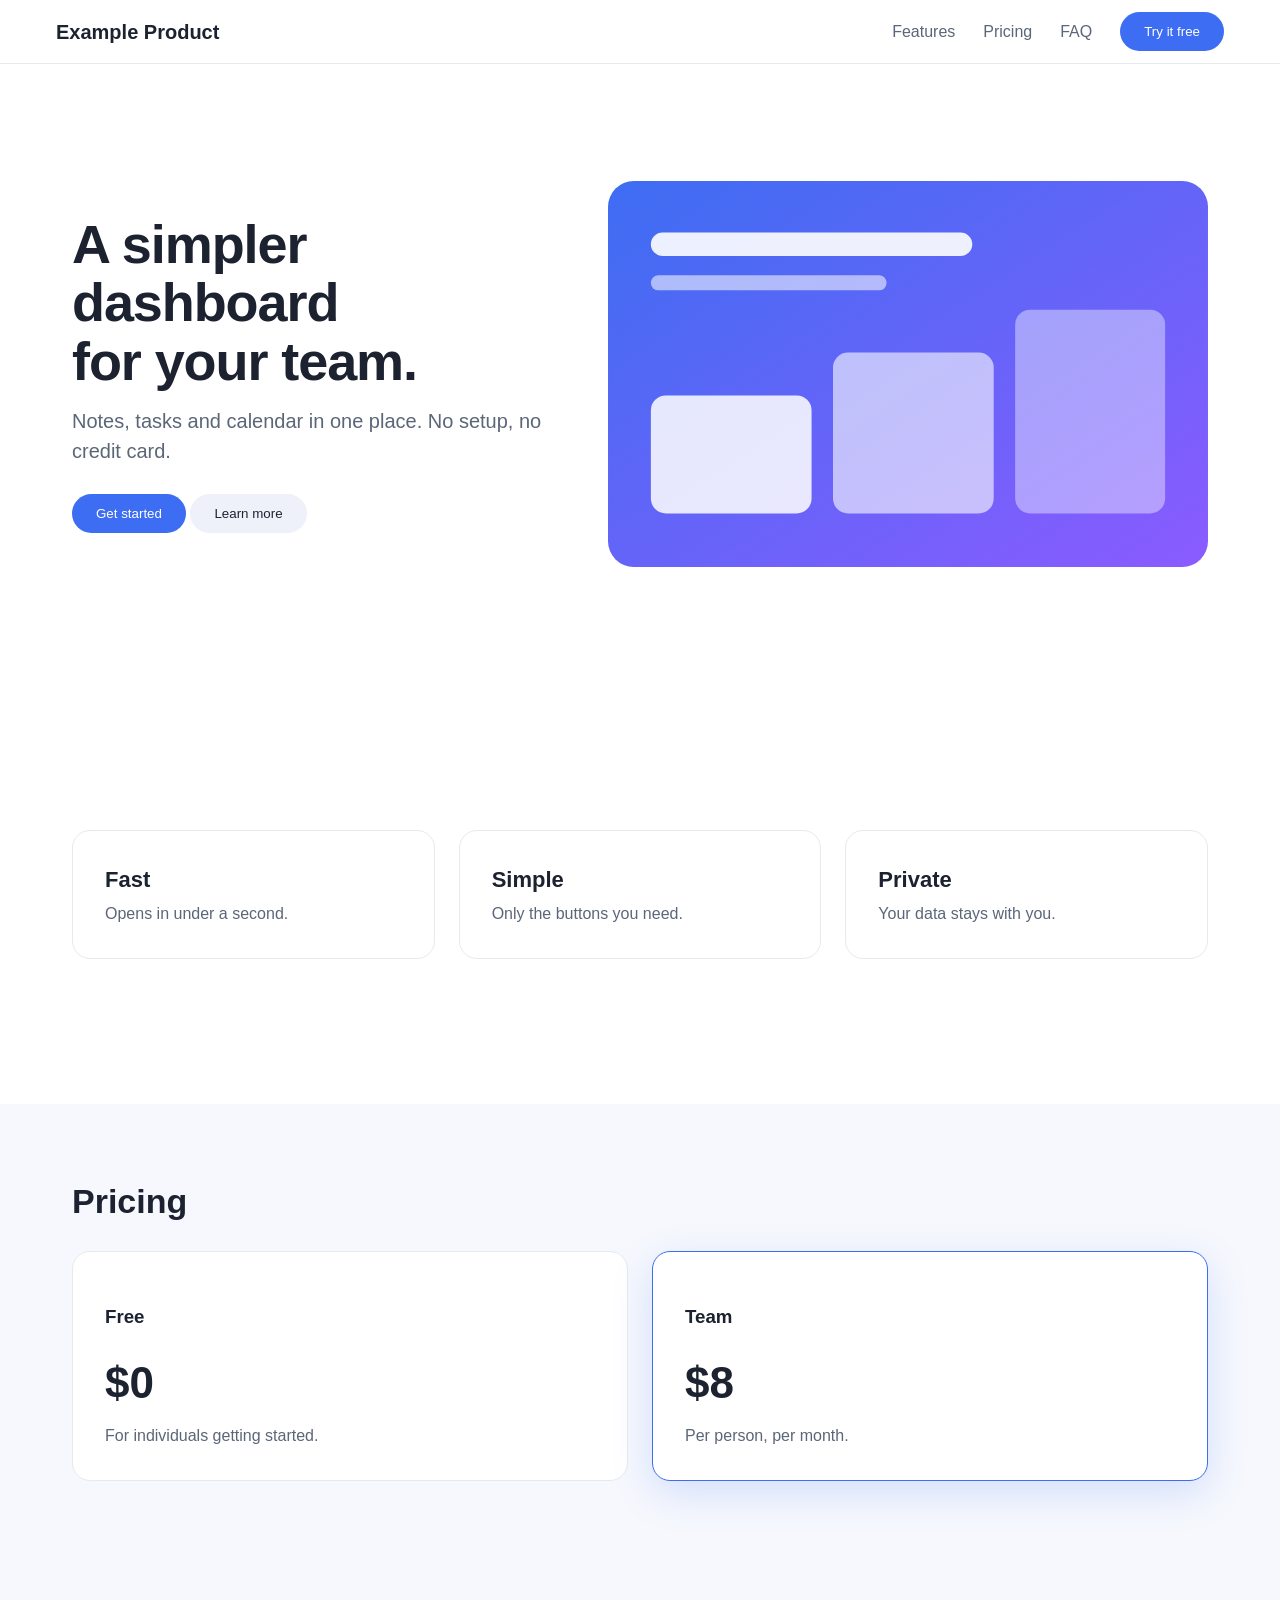
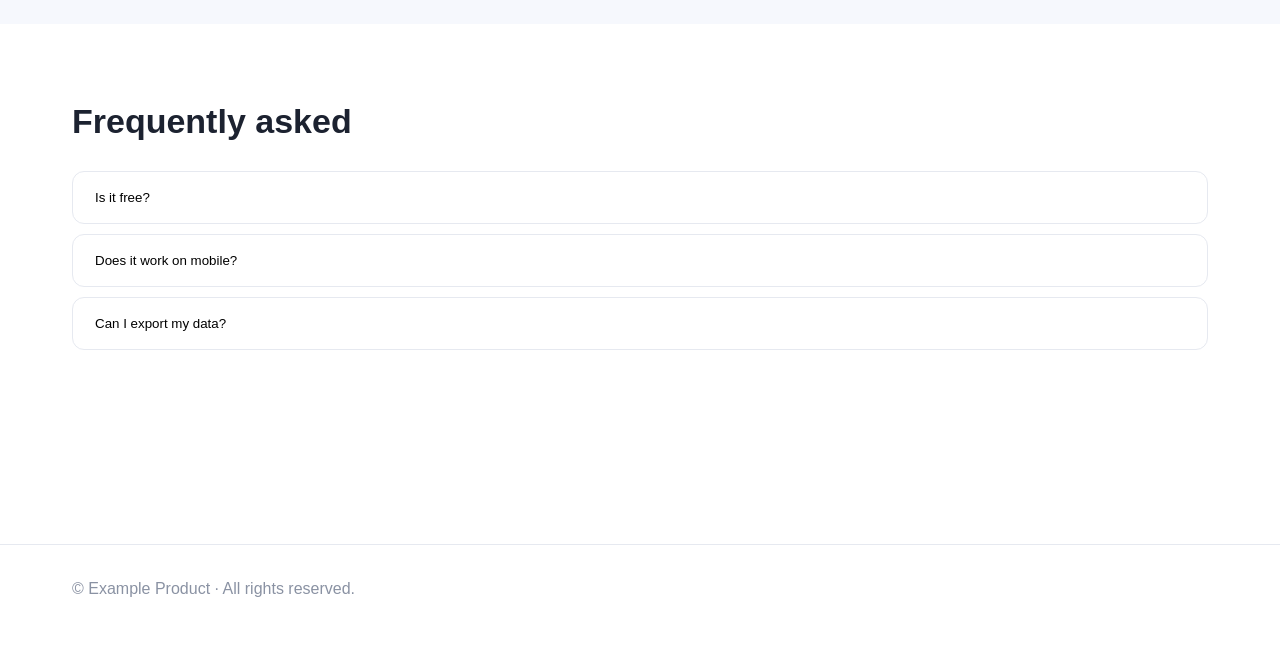
<file: examples/site/index.html>
<!doctype html>
<html lang="en">
<head>
<meta charset="utf-8">
<!-- (1) Tells promokit the page's CSS-pixel size. Harmless in a normal browser. 1470x956 = the laptop frame's screen ratio. -->
<meta name="promo-viewport" content="1470x956">
<title>Example Product</title>
<link rel="stylesheet" href="site.css">
</head>
<body>
  <!-- A perfectly ordinary page: sticky nav, real document scrolling, CSS animations, an IntersectionObserver. -->
  <header class="nav">
    <b>Example Product</b><a href="#features">Features</a><a href="#pricing">Pricing</a><a href="#faq">FAQ</a>
    <button class="btn">Try it free</button>
  </header>

  <main>
    <section class="hero">
      <div>
        <h1 class="rise">A simpler dashboard<br>for your team.</h1>
        <p class="rise d1">Notes, tasks and calendar in one place. No setup, no credit card.</p>
        <button class="btn rise d2">Get started</button>
        <button class="btn ghost rise d3">Learn more</button>
      </div>
      <img class="rise d2" src="hero.svg" alt="">
    </section>

    <section class="cards" id="features">
      <div class="card reveal"><h3>Fast</h3><p>Opens in under a second.</p></div>
      <div class="card reveal" style="transition-delay:.12s"><h3>Simple</h3><p>Only the buttons you need.</p></div>
      <div class="card reveal" style="transition-delay:.24s"><h3>Private</h3><p>Your data stays with you.</p></div>
    </section>

    <section class="pricing" id="pricing">
      <h2>Pricing</h2>
      <div class="plans">
        <div class="plan reveal"><h3>Free</h3><b>$0</b><p>For individuals getting started.</p></div>
        <div class="plan hot reveal" style="transition-delay:.12s"><h3>Team</h3><b>$8</b><p>Per person, per month.</p></div>
      </div>
    </section>

    <section class="faq" id="faq">
      <h2>Frequently asked</h2>
      <button class="q" id="q1">Is it free?</button><div class="a">The basic plan is free.</div>
      <button class="q" id="q2">Does it work on mobile?</button><div class="a">Yes, on tablets and phones too.</div>
      <button class="q" id="q3">Can I export my data?</button><div class="a">Yes, in one click.</div>
    </section>

    <footer class="foot">© Example Product · All rights reserved.</footer>
  </main>

  <script src="site.js"></script>
  <!-- (2) Optional, time-driven choreography. `window.promo` exists only under promokit, so the page still works in a
       normal browser. The handler must be a pure function of `t` (seconds): no timers, no Date.now. -->
  <script>
    if (window.promo) {
      promo.on('frame', ({ t }) => {
        document.getElementById('q2').classList.toggle('open', t >= 9.4);
      });
    }
  </script>
</body>
</html>
</file>
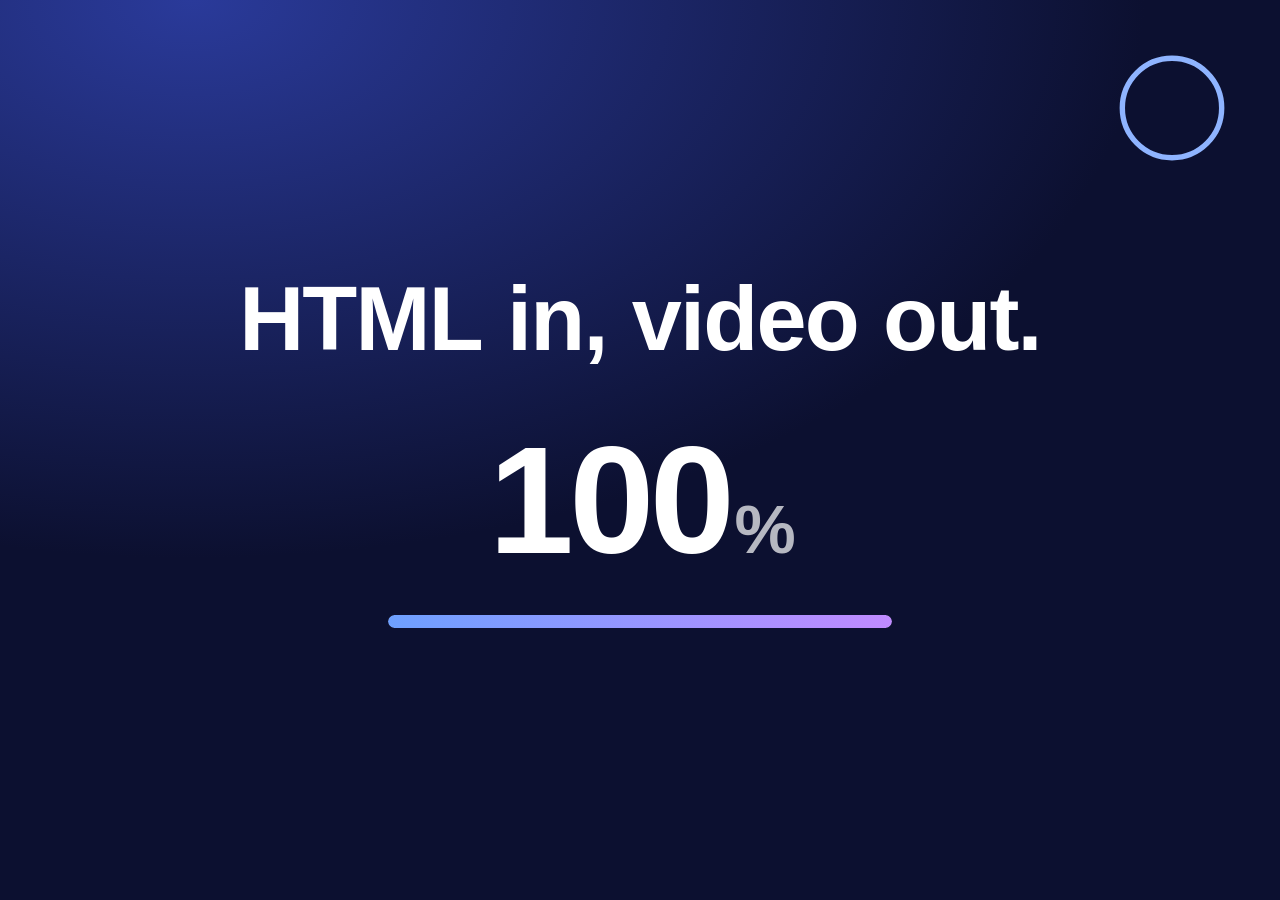
<file: examples/animasyon.html>
<!doctype html>
<html lang="en">
<meta charset="utf-8">
<title>HTML animation</title>
<!--
  A full-frame HTML animation. Nothing here is promokit-specific except two optional hooks:
    • CSS @keyframes/transitions are pinned to the video's frame clock — use them freely.
    • `promo.on('frame', ({ t }) => …)` runs once per video frame with the scene time `t` (seconds) — use it for
      anything CSS can't express (counters, canvas, data-driven layout). `promo.params` carries values from the TOML.
  ⛔ Don't keep time with setTimeout / requestAnimationFrame / Date.now: the page is stepped frame by frame, not played.
  The page is laid out in vmin/vw/vh units, so the same file renders in 16:9, 9:16, 1:1…
-->
<style>
  html, body { margin: 0; height: 100%; overflow: hidden; }
  body { display: grid; place-items: center; color: #fff;
         font-family: -apple-system, "Segoe UI", Roboto, Helvetica, Arial, sans-serif;
         background: radial-gradient(120% 100% at 15% 0%, #2a3a9a 0%, #0c1030 62%); }
  .stage { width: 88vw; text-align: center; }
  h1 { margin: 0; font-size: 10vmin; line-height: 1.05; letter-spacing: -.02em; }
  .w { display: inline-block; opacity: 0; transform: translateY(.55em) scale(.94); margin: 0 .14em;
       animation: up .8s cubic-bezier(.2,.8,.2,1) forwards; }
  @keyframes up { to { opacity: 1; transform: none; } }
  .num { margin-top: 5vmin; font-size: 17vmin; font-weight: 800; font-variant-numeric: tabular-nums; letter-spacing: -.03em; }
  .num small { font-size: .45em; opacity: .7; margin-left: .06em; }
  .bar { width: 56vmin; max-width: 70%; height: 1.4vmin; margin: 3vmin auto 0; border-radius: 99px; background: rgba(255,255,255,.16); overflow: hidden; }
  .bar i { display: block; height: 100%; width: 0; border-radius: inherit; background: linear-gradient(90deg, #6ea0ff, #c08bff);
           animation: fill 3.2s 1s cubic-bezier(.65,0,.35,1) forwards; }
  @keyframes fill { to { width: 100%; } }
  svg { position: absolute; right: 6vmin; top: 6vmin; width: 12vmin; height: 12vmin; }
  svg circle { fill: none; stroke: #8fb4ff; stroke-width: 5; stroke-linecap: round; stroke-dasharray: 289; stroke-dashoffset: 289;
               transform: rotate(-90deg); transform-origin: 50% 50%; animation: ring 3.2s 1s cubic-bezier(.65,0,.35,1) forwards; }
  @keyframes ring { to { stroke-dashoffset: 0; } }
</style>
<div class="stage">
  <h1 id="h"></h1>
  <div class="num"><span id="n">0</span><small>%</small></div>
  <div class="bar"><i></i></div>
</div>
<svg viewBox="0 0 100 100"><circle cx="50" cy="50" r="46"/></svg>
<script>
  const P = window.promo;                                        // undefined in a normal browser → show the end state
  const headline = (P && P.params.headline) || 'HTML in, video out.';
  const h = document.getElementById('h');
  headline.split(' ').forEach((word, i) => {
    const s = document.createElement('span');
    s.className = 'w'; s.textContent = word; s.style.animationDelay = (0.15 + i * 0.12) + 's';
    h.appendChild(s);
  });
  const n = document.getElementById('n');
  if (P) P.on('frame', ({ t }) => { n.textContent = Math.round(100 * P.ease((t - 1) / 3.2, 'inout')); });
  else n.textContent = '100';
</script>
</file>
<file: examples/site/site.css>
* { box-sizing: border-box; }
html { scroll-behavior: smooth; }   /* promokit turns this off while rendering */
body { margin: 0; font: 16px/1.5 -apple-system, "Segoe UI", Roboto, Helvetica, Arial, sans-serif; color: #1c2230; background: #fff; }
.nav { position: sticky; top: 0; z-index: 5; height: 64px; display: flex; align-items: center; gap: 28px;
  padding: 0 56px; background: rgba(255,255,255,.94); border-bottom: 1px solid #e6e9f0; backdrop-filter: blur(8px); }
.nav b { font-size: 20px; margin-right: auto; }
.nav a { color: #5b6678; text-decoration: none; font-weight: 500; }
.btn { display: inline-block; border: 0; border-radius: 999px; padding: 12px 24px; font: 600 16px inherit; font-family: inherit;
  background: #3d6df2; color: #fff; cursor: pointer; }
.btn.ghost { background: #eef1f9; color: #1c2230; }

/* CSS entrance animation — promokit pins CSS animations to the frame clock, so it renders identically every time */
@keyframes rise { from { opacity: 0; transform: translateY(22px); } to { opacity: 1; transform: none; } }
.rise { animation: rise .8s cubic-bezier(.2,.7,.2,1) both; }
.d1 { animation-delay: .15s; } .d2 { animation-delay: .3s; } .d3 { animation-delay: .45s; }

.hero { min-height: 620px; display: flex; align-items: center; gap: 56px; padding: 40px 72px; }
.hero h1 { font-size: 54px; line-height: 1.08; margin: 0 0 16px; letter-spacing: -.02em; }
.hero p { color: #5b6678; font-size: 20px; margin: 0 0 28px; max-width: 520px; }
.hero img { width: 600px; flex: none; }
.cards { min-height: 420px; display: grid; grid-template-columns: repeat(3, 1fr); gap: 24px; align-content: center; padding: 40px 72px; scroll-margin-top: 64px; }
.card { border: 1px solid #e6e9f0; border-radius: 18px; padding: 32px; }
.card h3 { margin: 0 0 6px; font-size: 22px; }
.card p { margin: 0; color: #5b6678; }
.pricing { min-height: 520px; padding: 72px; background: #f6f8fd; scroll-margin-top: 64px; }
.pricing h2, .faq h2 { font-size: 34px; margin: 0 0 24px; }
.plans { display: flex; gap: 24px; }
.plan { flex: 1; background: #fff; border: 1px solid #e6e9f0; border-radius: 18px; padding: 32px; }
.plan.hot { border-color: #3d6df2; box-shadow: 0 12px 40px rgba(61,109,242,.18); }
.plan b { display: block; font-size: 44px; margin: 8px 0; }
.plan p { color: #5b6678; margin: 0; }
.faq { min-height: 520px; padding: 72px; scroll-margin-top: 64px; }
.q { width: 100%; text-align: left; padding: 18px 22px; border: 1px solid #e6e9f0; border-radius: 12px; background: #fff;
  font: 600 18px inherit; font-family: inherit; margin-bottom: 10px; cursor: pointer; transition: background .3s, border-color .3s; }
.a { display: none; padding: 0 22px 16px; color: #5b6678; }
.open + .a { display: block; }
.open { background: #eef2ff; border-color: #3d6df2; }
.foot { padding: 32px 72px 64px; color: #8a92a3; border-top: 1px solid #e6e9f0; }

/* reveal-on-scroll (the site's own IntersectionObserver adds .in) */
.reveal { opacity: 0; transform: translateY(26px); transition: opacity .6s, transform .6s; }
.reveal.in { opacity: 1; transform: none; }
</file>
